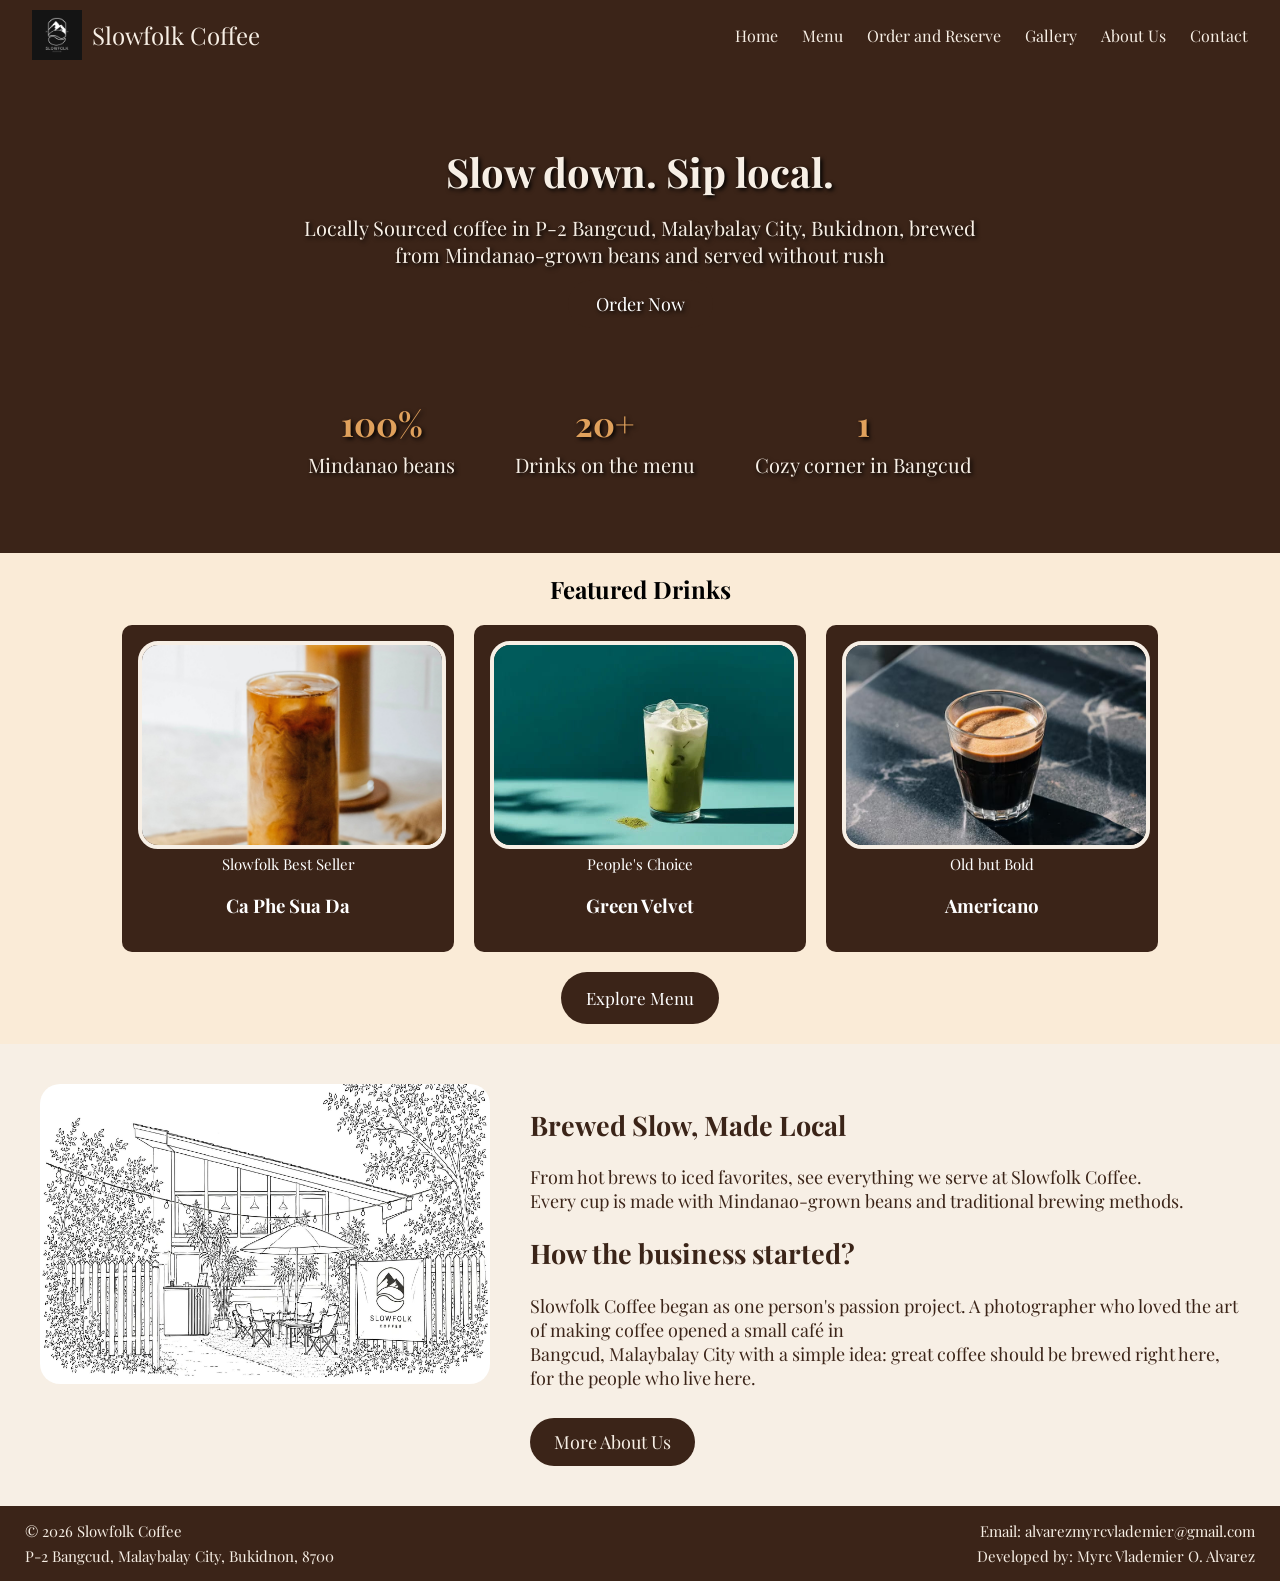
<file: index.html>
<!DOCTYPE html>
<html lang="en">
<head>
    <meta charset="UTF-8">
    <meta name="viewport" content="width=device-width, initial-scale=1">
    <title>Slowfolk Coffee | Specialty Coffee in Malaybalay</title>
    <meta name="description" content="Locally sourced Mindanao coffee in Bangcud, Malaybalay City.">
    <link rel="stylesheet" href="css/style.css">
    <link rel="preconnect" href="https://fonts.googleapis.com">
    <link rel="preconnect" href="https://fonts.gstatic.com" crossorigin>
    <link href="https://fonts.googleapis.com/css2?family=Playfair+Display:ital,wght@0,400..900;1,400..900&display=swap" rel="stylesheet">
    
</head>

<body>
    <header class="site-header">
        <a href="index.html" class="logo"><img src="images/logo1.jpg" alt="Slowfolk Coffee logo">Slowfolk Coffee</a>
        <nav>
            <ul class="nav-links">
                <li><a href="index.html">Home</a></li>
                <li><a href="menu.html" >Menu</a></li>
                <li><a href="order.html">Order and Reserve</a></li>
                <li><a href="gallery.html">Gallery</a></li>
                <li><a href="about.html">About Us</a></li>
                <li><a href="contact.html">Contact</a></li>
            </ul>
        </nav>
    </header>
    
    <main>
        <!----This Section is where a short tagline and location is seen.------>
        <section class="hero">
            <h1>Slow down. Sip local.</h1>
            <p>Locally Sourced coffee in P-2 Bangcud, Malaybalay City, Bukidnon, brewed<br>from Mindanao-grown beans and served without rush</p>
            <a href="order.html" class="order_btn">Order Now</a>

            <div class="stats">
                <div class="stat">
                    <h3>100%</h3>
                    <p>Mindanao beans</p>
                </div>
                <div class="stat">
                    <h3>20+</h3>
                    <p>Drinks on the menu</p>
                </div>
                <div class="stat">
                    <h3>1</h3>
                    <p>Cozy corner in Bangcud</p>
                </div>
            </div>
        </section>

        <!----This Section involves the best selling product lists currently available in slowfolk coffee shop------>
        <section class="featured">
            <h2>Featured Drinks</h2>

            <div class="card-grid">

                <article class="card">
                    <img src="images/cpsh.jpg" alt="Best selling Iced Caramel in Bukidnon">
                    <span class="tag">Slowfolk Best Seller</span>
                    
                    <a href="menu.html">
                    <h3 class="product_name">Ca Phe Sua Da</h3>
                    </a>
                </article>

                <article class="card">
                    <img src="images/gv.jpg" alt="People's Choice Matcha">
                    <span class="tag">People's Choice</span>

                     <a href="menu.html">
                    <h3 class="product_name">Green Velvet</h3>
                    </a>
                </article>

                <article class="card">
                    <img src="images/americano.jpg" alt="Classic Americano">
                    <span class="tag">Old but Bold</span>

                    <a href="menu.html">
                    <h3 class="product_name">Americano</h3>
                    </a>
                </article>
                
            </div>

            <div class="menu-btn-box">

             <a href="menu.html" class="menu_btn">Explore Menu</a>

            </div>

        </section>

        <!----This Section is where a short history and description about  what the business is; A local coffee shop made for the locals and the people.------>
        <section class="description-section">

            <img src="images/hero.jpg" alt="beginning" class="coffee-place" title="Easter Egg">

            <div class="description-content">
                <h2>Brewed Slow, Made Local</h2>
                
                <p>From hot brews to iced favorites, see everything we serve at Slowfolk Coffee.<br> Every cup is made with Mindanao-grown beans and traditional brewing methods.</p>

                <h2>How the business started?</h2>

                <p>Slowfolk Coffee began as one person's passion project. A photographer who loved the art of making coffee opened a small café in<br> Bangcud, Malaybalay City
                    with a simple idea: great coffee should be brewed right here, for the people who live here.</p>

                 <a href="about.html" class="story-btn">More About Us</a>
                 
            </div>

            

        </section>
        
    </main>
    
    <footer class="site-footer">

        <div class="left-description">
        <p>© 2026 Slowfolk Coffee</p>
        <p>P-2 Bangcud, Malaybalay City, Bukidnon, 8700</p>
        </div>

        <div class="right-description">
        <p >Email: alvarezmyrcvlademier@gmail.com</p>
        <p >Developed by: Myrc Vlademier O. Alvarez</p>
        </div>

        
    </footer>
</body>
</html>
</file>
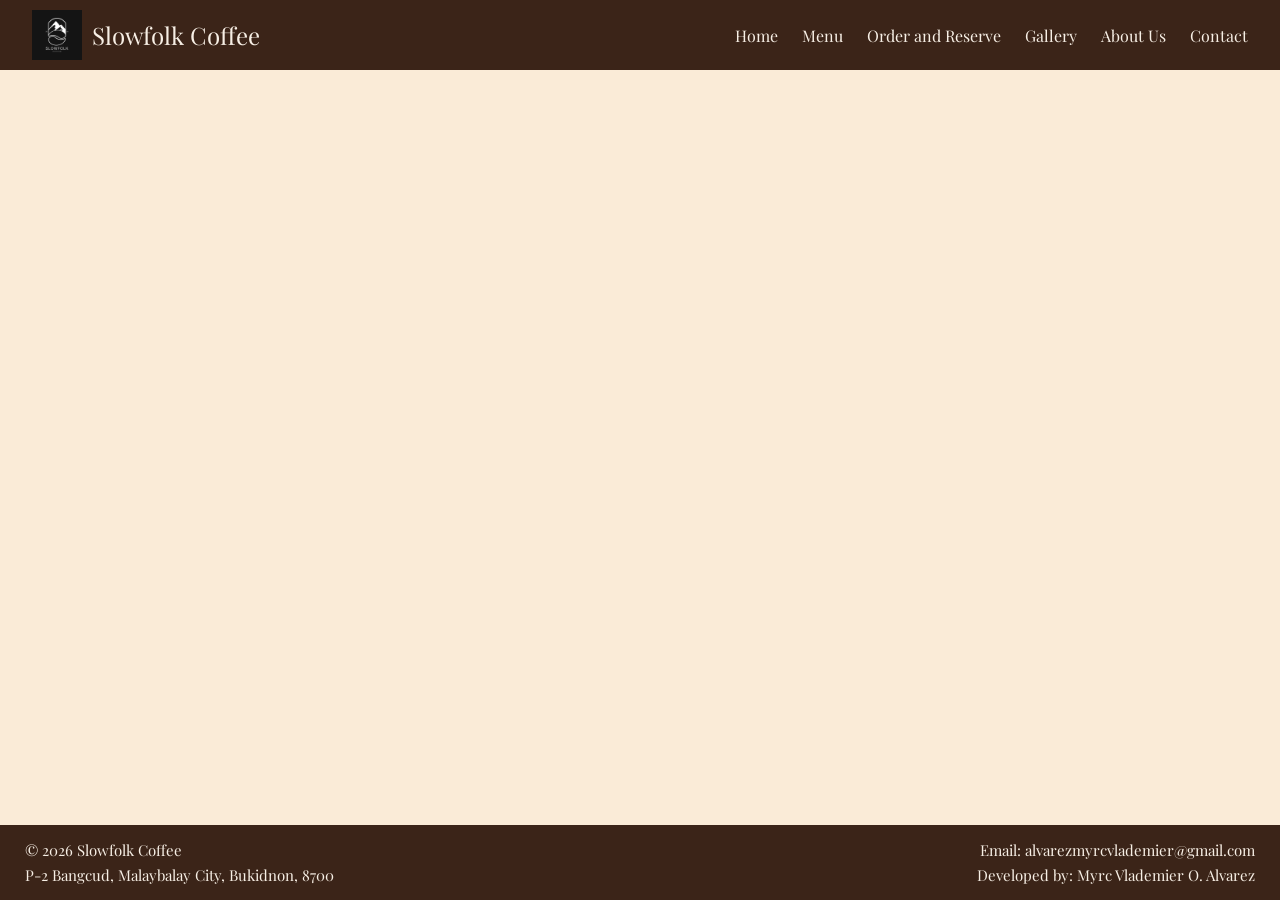
<file: about.html>
<!DOCTYPE html>
<html lang="en">
<head>
    <meta charset="UTF-8">
    <meta name="viewport" content="width=device-width, initial-scale=1">
    <title>About us | Slowfolk Coffee</title>
    <meta name="description" content="Locally sourced Mindanao coffee in Bangcud, Malaybalay City.">
    <link rel="stylesheet" href="css/style.css">
    <link rel="preconnect" href="https://fonts.googleapis.com">
    <link rel="preconnect" href="https://fonts.gstatic.com" crossorigin>
    <link href="https://fonts.googleapis.com/css2?family=Playfair+Display:ital,wght@0,400..900;1,400..900&display=swap" rel="stylesheet">
    
</head>

<body>
    <header class="site-header">
        <a href="index.html" class="logo"><img src="images/logo1.jpg" alt="Slowfolk Coffee logo">Slowfolk Coffee</a>
        <nav>
            <ul class="nav-links">
                <li><a href="index.html">Home</a></li>
                <li><a href="menu.html" >Menu</a></li>
                <li><a href="order.html">Order and Reserve</a></li>
                <li><a href="gallery.html">Gallery</a></li>
                <li><a href="about.html">About Us</a></li>
                <li><a href="contact.html">Contact</a></li>
            </ul>
        </nav>
    </header>
    
    <main>
        
    </main>
    
    <footer class="site-footer">

        <div class="left-description">
        <p>© 2026 Slowfolk Coffee</p>
        <p>P-2 Bangcud, Malaybalay City, Bukidnon, 8700</p>
        </div>

        <div class="right-description">
        <p >Email: alvarezmyrcvlademier@gmail.com</p>
        <p >Developed by: Myrc Vlademier O. Alvarez</p>
        </div>

        
    </footer>
</body>
</html>
</file>
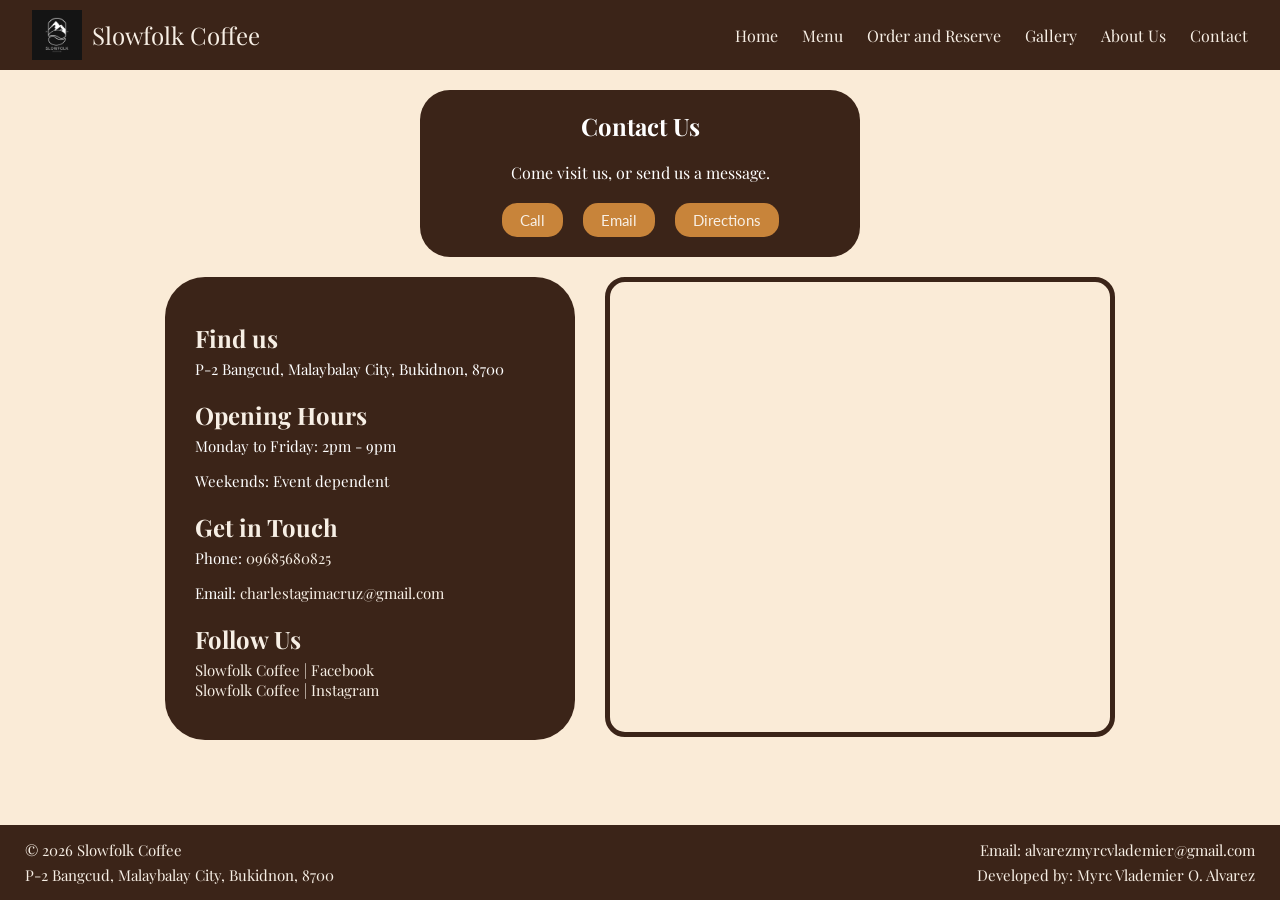
<file: contact.html>
<!DOCTYPE html>
<html lang="en">
<head>
    <meta charset="UTF-8">
    <meta name="viewport" content="width=device-width, initial-scale=1">
    <title>Contact | Slowfolk Coffee</title>
    <meta name="description" content="Locally sourced Mindanao coffee in Bangcud, Malaybalay City.">
    <link rel="stylesheet" href="css/style.css">
    <link rel="preconnect" href="https://fonts.googleapis.com">
    <link rel="preconnect" href="https://fonts.gstatic.com" crossorigin>
    <link href="https://fonts.googleapis.com/css2?family=Playfair+Display:ital,wght@0,400..900;1,400..900&display=swap" rel="stylesheet">

    <link rel="preconnect" href="https://fonts.googleapis.com">
    <link rel="preconnect" href="https://fonts.gstatic.com" crossorigin>
    <link href="https://fonts.googleapis.com/css2?family=Lato:ital,wght@0,100;0,300;0,400;0,700;0,900;1,100;1,300;1,400;1,700;1,900&family=Playfair+Display:ital,wght@0,400..900;1,400..900&display=swap" rel="stylesheet">
    
    
</head>

<body>
    <header class="site-header">
        <a href="index.html" class="logo"><img src="images/logo1.jpg" alt="Slowfolk Coffee logo">Slowfolk Coffee</a>
        <nav>
            <ul class="nav-links">
                <li><a href="index.html">Home</a></li>
                <li><a href="menu.html" >Menu</a></li>
                <li><a href="order.html">Order and Reserve</a></li>
                <li><a href="gallery.html">Gallery</a></li>
                <li><a href="about.html">About Us</a></li>
                <li><a href="contact.html">Contact</a></li>
            </ul>
        </nav>
    </header>
    
    <main>
        <section class="contact-title">
            <h1> Contact  Us</h1>
            <p class="contact-paragraph">Come visit us, or send us a message.</p>

            <div class="quick-actions">

                <a href="tel:+639685680825"><i class="fa-solid fa-phone"></i> Call</a>
                <a href="mailto:charlestagimacruz@gmail.com"><i class="fa-solid fa-envelope"></i> Email</a>
                <a href="https://maps.google.com/?q=Slowfolk+Coffee+Bangcud+Malaybalay" target="_blank">Directions</a>

            </div>

        </section>

        <section class="contact-section">

            <div class="contact-info">
                <h2>Find us</h2>
                <p>P-2 Bangcud, Malaybalay City, Bukidnon, 8700</p>

                <h2>Opening Hours</h2>
                <p>Monday to Friday: 2pm - 9pm</p>
                <p>Weekends: Event dependent</p>

                <h2>Get in Touch</h2>
                <p>Phone: <a href="tel: +639685680825" class="contact-links">09685680825</a></p>
                <p>Email: <a href="mailto:charlestagimacruz@gmail.com" class="contact-links">charlestagimacruz@gmail.com</a></p>

                <h2>Follow Us</h2>
                <p>
                    <a href="https://www.facebook.com/profile.php?id=61587809291938" class="contact-link">Slowfolk Coffee | Facebook</a><br>
                    <a href="https://www.instagram.com/slowfolk.coffee?evlk=MTg1cTRpY3RtYjl1OQ==" class="contact-link">Slowfolk Coffee | Instagram</a>
                </p>

            </div>

            <iframe src="https://www.google.com/maps/embed?pb=!1m18!1m12!1m3!1d3951.061797797933!2d125.13256607593401!3d7.992555404349069!2m3!1f0!2f0!3f0!3m2!1i1024!2i768!4f13.1!3m3!1m2!1s0x32ff03006a68219f%3A0x67edddb9f6a03ce6!2sSlowfolk%20Coffee!5e0!3m2!1sen!2sph!4v1795611008110!5m2!1sen!2sph"
            title="Map of Slowfolk Coffee"
            loading="lazy"
            class="contact-map">

            </iframe>


        </section>
            
    </main>
    
    <footer class="site-footer">

        <div class="left-description">
        <p>© 2026 Slowfolk Coffee</p>
        <p>P-2 Bangcud, Malaybalay City, Bukidnon, 8700</p>
        </div>

        <div class="right-description">
        <p >Email: alvarezmyrcvlademier@gmail.com</p>
        <p >Developed by: Myrc Vlademier O. Alvarez</p>
        </div>

        
    </footer>
</body>
</html>
</file>
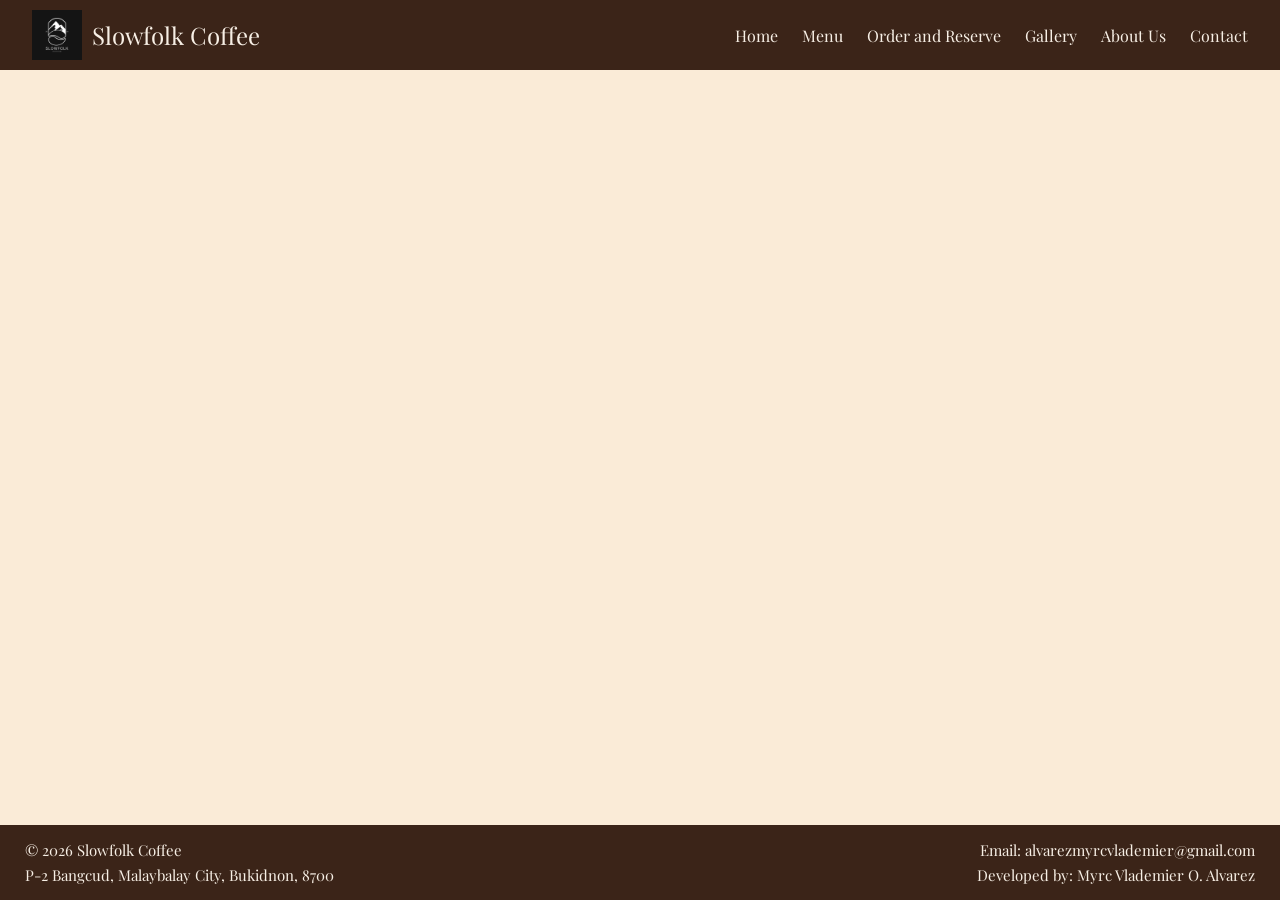
<file: gallery.html>
<!DOCTYPE html>
<html lang="en">
<head>
    <meta charset="UTF-8">
    <meta name="viewport" content="width=device-width, initial-scale=1">
    <title>Gallery | Slowfolk Coffee</title>
    <meta name="description" content="Locally sourced Mindanao coffee in Bangcud, Malaybalay City.">
    <link rel="stylesheet" href="css/style.css">
    <link rel="preconnect" href="https://fonts.googleapis.com">
    <link rel="preconnect" href="https://fonts.gstatic.com" crossorigin>
    <link href="https://fonts.googleapis.com/css2?family=Playfair+Display:ital,wght@0,400..900;1,400..900&display=swap" rel="stylesheet">
    
</head>

<body>
    <header class="site-header">
        <a href="index.html" class="logo"><img src="images/logo1.jpg" alt="Slowfolk Coffee logo">Slowfolk Coffee</a>
        <nav>
            <ul class="nav-links">
                <li><a href="index.html">Home</a></li>
                <li><a href="menu.html" >Menu</a></li>
                <li><a href="order.html">Order and Reserve</a></li>
                <li><a href="gallery.html">Gallery</a></li>
                <li><a href="about.html">About Us</a></li>
                <li><a href="contact.html">Contact</a></li>
            </ul>
        </nav>
    </header>
    
    <main>
        
    </main>
    
    <footer class="site-footer">

        <div class="left-description">
        <p>© 2026 Slowfolk Coffee</p>
        <p>P-2 Bangcud, Malaybalay City, Bukidnon, 8700</p>
        </div>

        <div class="right-description">
        <p >Email: alvarezmyrcvlademier@gmail.com</p>
        <p >Developed by: Myrc Vlademier O. Alvarez</p>
        </div>

        
    </footer>
</body>
</html>
</file>
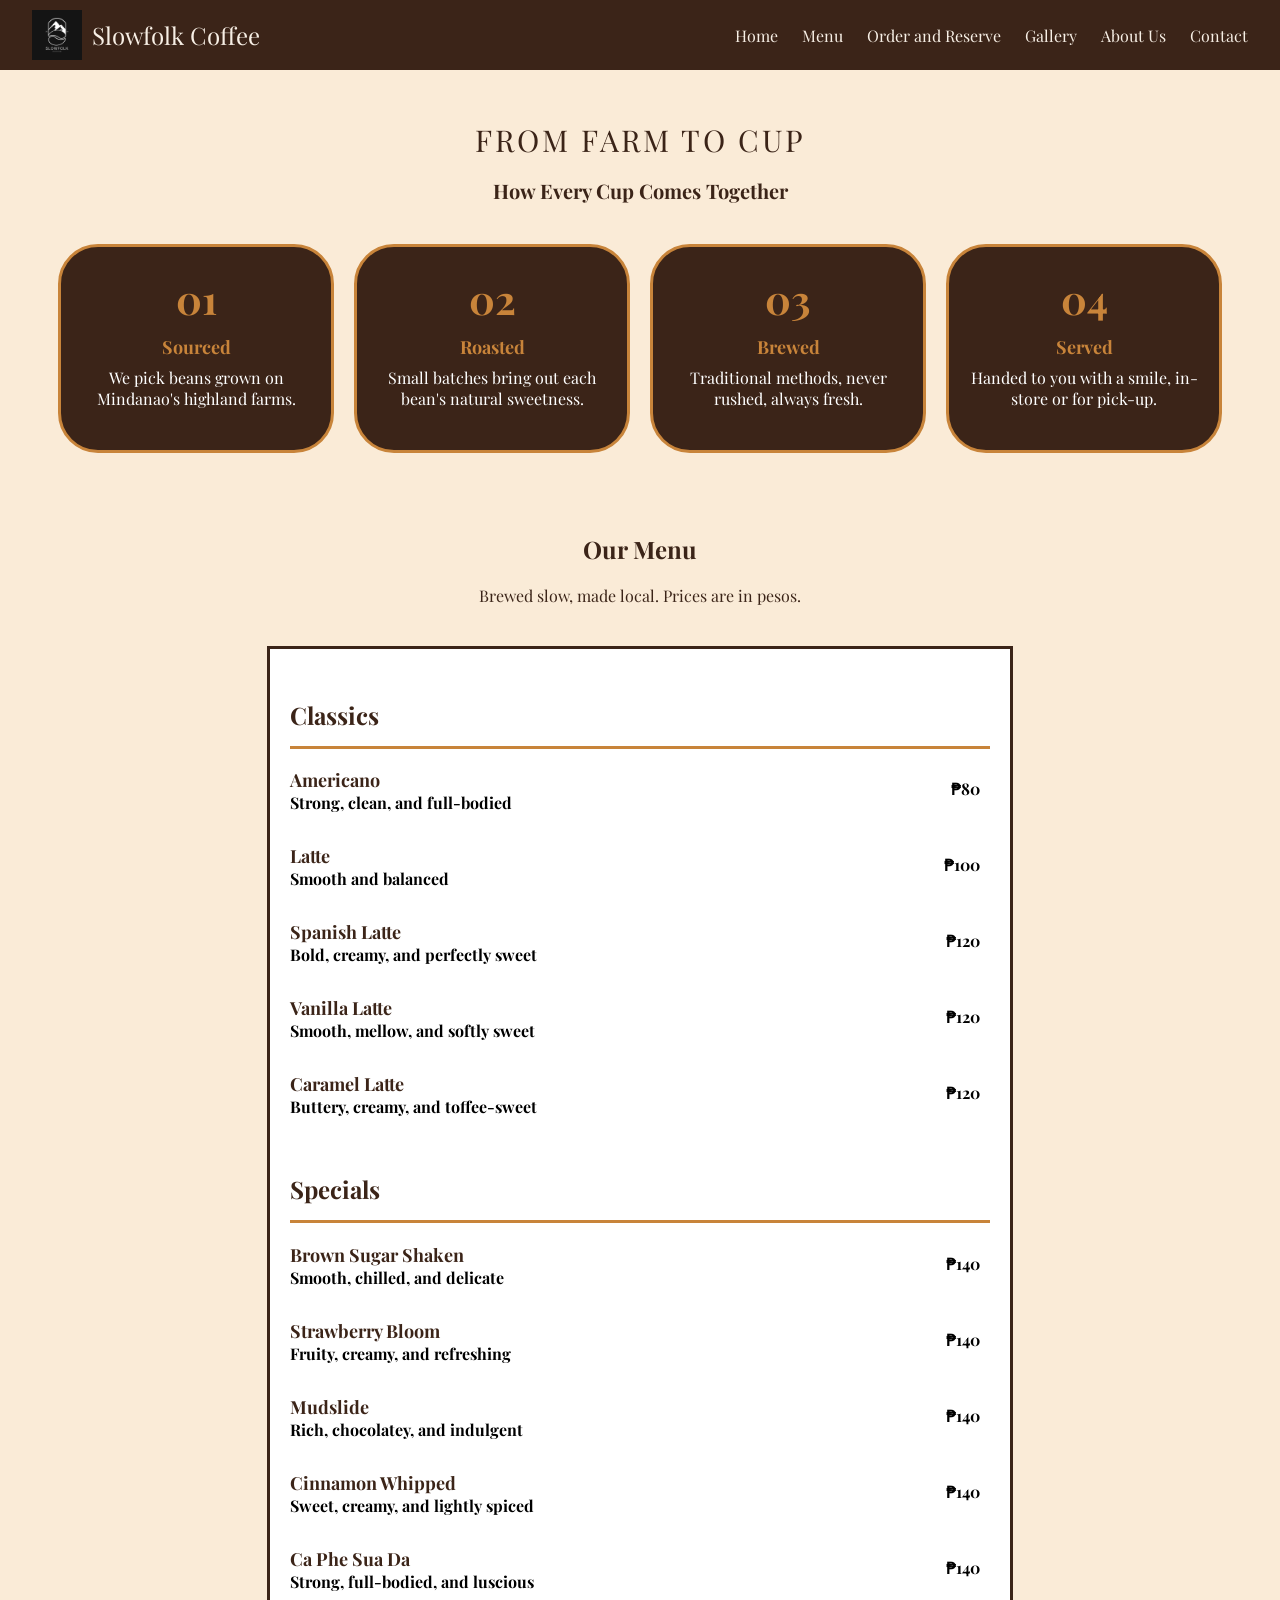
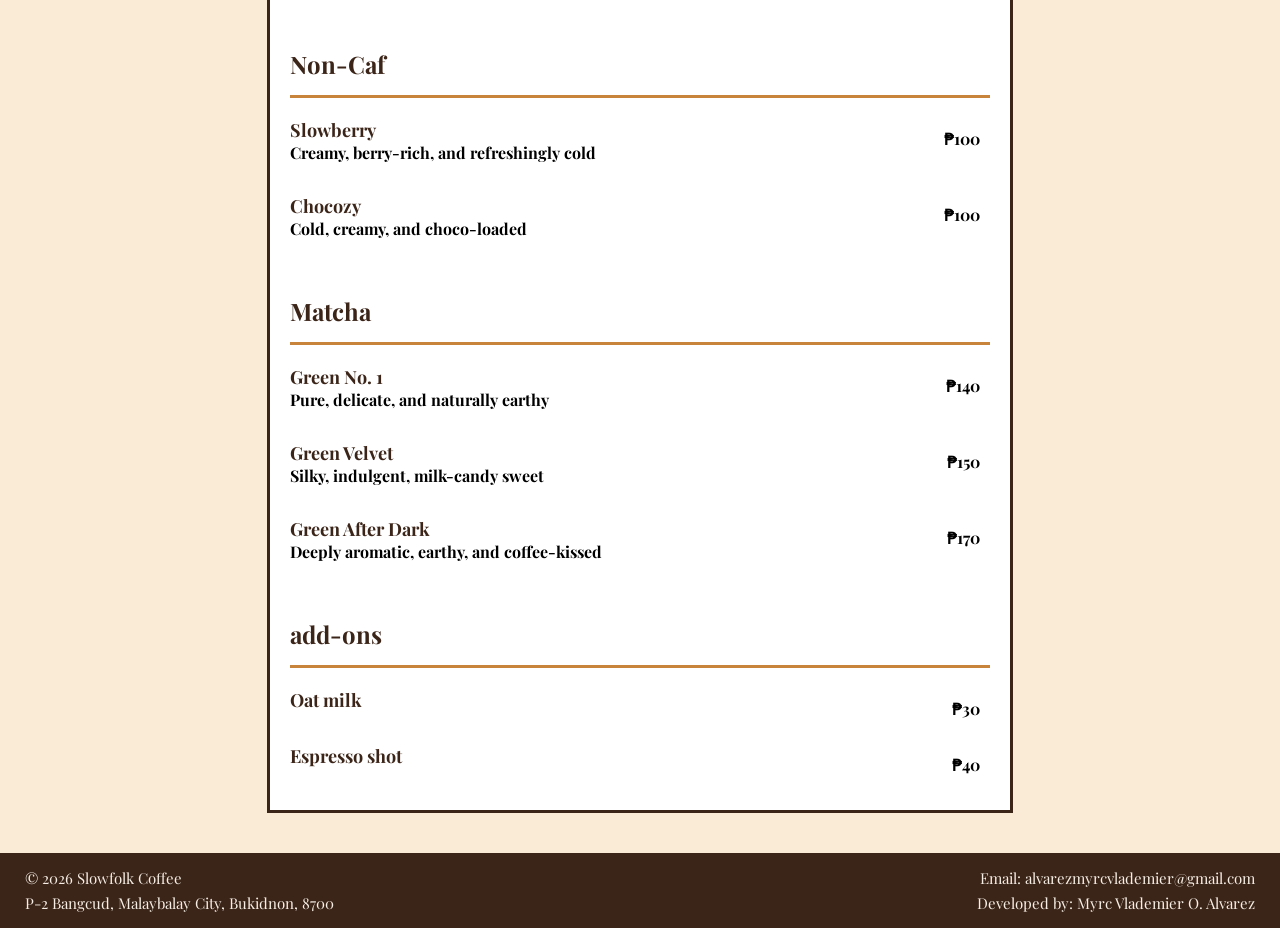
<file: menu.html>
<!DOCTYPE html>
<html lang="en">
<head>
    <meta charset="UTF-8">
    <meta name="viewport" content="width=device-width, initial-scale=1">
    <title>Menu | Slowfolk Coffee</title>
    <meta name="description" content="Locally sourced Mindanao coffee in Bangcud, Malaybalay City.">
    <link rel="stylesheet" href="css/style.css">
    <link rel="preconnect" href="https://fonts.googleapis.com">
    <link rel="preconnect" href="https://fonts.gstatic.com" crossorigin>
    <link href="https://fonts.googleapis.com/css2?family=Playfair+Display:ital,wght@0,400..900;1,400..900&display=swap" rel="stylesheet">

    <link rel="preconnect" href="https://fonts.googleapis.com">
    <link rel="preconnect" href="https://fonts.gstatic.com" crossorigin>
    <link href="https://fonts.googleapis.com/css2?family=Lato:ital,wght@0,100;0,300;0,400;0,700;0,900;1,100;1,300;1,400;1,700;1,900&family=Playfair+Display:ital,wght@0,400..900;1,400..900&display=swap" rel="stylesheet">
    
    
</head>

<body>
    <header class="site-header">
        <a href="index.html" class="logo"><img src="images/logo1.jpg" alt="Slowfolk Coffee logo">Slowfolk Coffee</a>
        <nav>
            <ul class="nav-links">
                <li><a href="index.html">Home</a></li>
                <li><a href="menu.html" >Menu</a></li>
                <li><a href="order.html">Order and Reserve</a></li>
                <li><a href="gallery.html">Gallery</a></li>
                <li><a href="about.html">About Us</a></li>
                <li><a href="contact.html">Contact</a></li>
            </ul>
        </nav>
    </header>
    
    <main>

        <!-- Process: farm to cup -->
        <section class="process">

                <p class="small-title">From Farm to Cup</p>
                <h2>How Every Cup Comes Together</h2>
            
            <div class="steps">

                <div class="step">
                    <h3>01</h3>
                    <h4>Sourced</h4>
                    <p>We pick beans grown on Mindanao's highland farms.</p>
                </div>

                <div class="step">
                    <h3>02</h3>
                    <h4>Roasted</h4>
                    <p>Small batches bring out each bean's natural sweetness.</p>
                </div>

                <div class="step">
                    <h3>03</h3>
                    <h4>Brewed</h4>
                    <p>Traditional methods, never rushed, always fresh.</p>
                </div>

                <div class="step">
                    <h3>04</h3>
                    <h4>Served</h4>
                    <p>Handed to you with a smile, in-store or for pick-up.</p>
                </div>

            </div>

        </section>
        
        <section class="page-title">
            <h1>Our Menu</h1>
            <p class="menu-paragraph">Brewed slow, made local. Prices are in pesos.</p>
        </section>



        <section class="menu-section">
            
            <!---CLASSICS MENU PART-->

            <h2 class="menu-category">Classics</h2>

            <div class="menu-items">

                <div>

                    <h3>Americano</h3>
                    <p><strong>Strong, clean, and full-bodied</strong></p>
                    
                </div>

                <span class="menu-price">₱80</span>

            </div>

            <div class="menu-items">

                <div>

                    <h3>Latte</h3>
                    <p><strong>Smooth and balanced</strong></p>

                </div>

                <span class="menu-price">₱100</span>

            </div>

            <div class="menu-items">

                <div>

                    <h3>Spanish Latte</h3>
                    <p><strong>Bold, creamy, and perfectly sweet</strong></p>

                </div>

                <span class="menu-price">₱120</span>

            </div>

            <div class="menu-items">

                <div>

                    <h3>Vanilla Latte</h3>
                    <p><strong>Smooth, mellow, and softly sweet</strong></p>

                </div>

                <span class="menu-price">₱120</span>

            </div>

            <div class="menu-items">

                <div>

                    <h3>Caramel Latte</h3>
                    <p><strong>Buttery, creamy, and toffee-sweet</strong></p>

                </div>

                <span class="menu-price">₱120</span>

            </div>

            <!---SPECIALS MENU PART-->

            <h2 class="menu-category">Specials</h2>

            <div class="menu-items">

                <div>

                    <h3>Brown Sugar Shaken</h3>
                    <p><strong>Smooth, chilled, and delicate</strong></p>
                    
                </div>

                <span class="menu-price">₱140</span>

            </div>

            <div class="menu-items">

                <div>

                    <h3>Strawberry Bloom</h3>
                    <p><strong>Fruity, creamy, and refreshing</strong></p>

                </div>

                <span class="menu-price">₱140</span>

            </div>

            <div class="menu-items">

                <div>

                    <h3>Mudslide</h3>
                    <p><strong>Rich, chocolatey, and indulgent</strong></p>

                </div>

                <span class="menu-price">₱140</span>

            </div>

            <div class="menu-items">

                <div>

                    <h3>Cinnamon Whipped</h3>
                    <p><strong>Sweet, creamy, and lightly spiced</strong></p>

                </div>

                <span class="menu-price">₱140</span>

            </div>

            <div class="menu-items">

                <div>

                    <h3>Ca Phe Sua Da</h3>
                    <p><strong>Strong, full-bodied, and luscious</strong></p>

                </div>

                <span class="menu-price">₱140</span>

            </div>

            <!---NON-CAF MENU PART-->
            <h2 class="menu-category">Non-Caf</h2>

            <div class="menu-items">

                <div>

                    <h3>Slowberry</h3>
                    <p><strong>Creamy, berry-rich, and refreshingly cold</strong></p>
                    
                </div>

                <span class="menu-price">₱100</span>

            </div>

            <div class="menu-items">

                <div>

                    <h3>Chocozy</h3>
                    <p><strong>Cold, creamy, and choco-loaded</strong></p>

                </div>

                <span class="menu-price">₱100</span>

            </div>

             <!---Matcha MENU PART-->

            <h2 class="menu-category">Matcha</h2>

            <div class="menu-items">

                <div>

                    <h3>Green No. 1</h3>
                    <p><strong>Pure, delicate, and naturally earthy</strong></p>
                    
                </div>

                <span class="menu-price">₱140</span>

            </div>

            <div class="menu-items">

                <div>

                    <h3>Green Velvet</h3>
                    <p><strong>Silky, indulgent, milk-candy sweet</strong></p>

                </div>

                <span class="menu-price">₱150</span>

            </div>

            <div class="menu-items">

                <div>

                    <h3>Green After Dark</h3>
                    <p><strong>Deeply aromatic, earthy, and coffee-kissed</strong></p>

                </div>

                <span class="menu-price">₱170</span>

            </div>

            <!---add-ons MENU PART-->

            <h2 class="menu-category">add-ons</h2>

            <div class="menu-items">

                <div>

                    <h3>Oat milk</h3>
                    
                </div>

                <span class="menu-price">₱30</span>

            </div>

            <div class="menu-items">

                <div>

                    <h3>Espresso shot</h3>

                </div>

                <span class="menu-price">₱40</span>

            </div>

        </section>
        
    </main>
    
    <footer class="site-footer">

        <div class="left-description">
        <p>© 2026 Slowfolk Coffee</p>
        <p>P-2 Bangcud, Malaybalay City, Bukidnon, 8700</p>
        </div>

        <div class="right-description">
        <p >Email: alvarezmyrcvlademier@gmail.com</p>
        <p >Developed by: Myrc Vlademier O. Alvarez</p>
        </div>

        
    </footer>
</body>
</html>
</file>
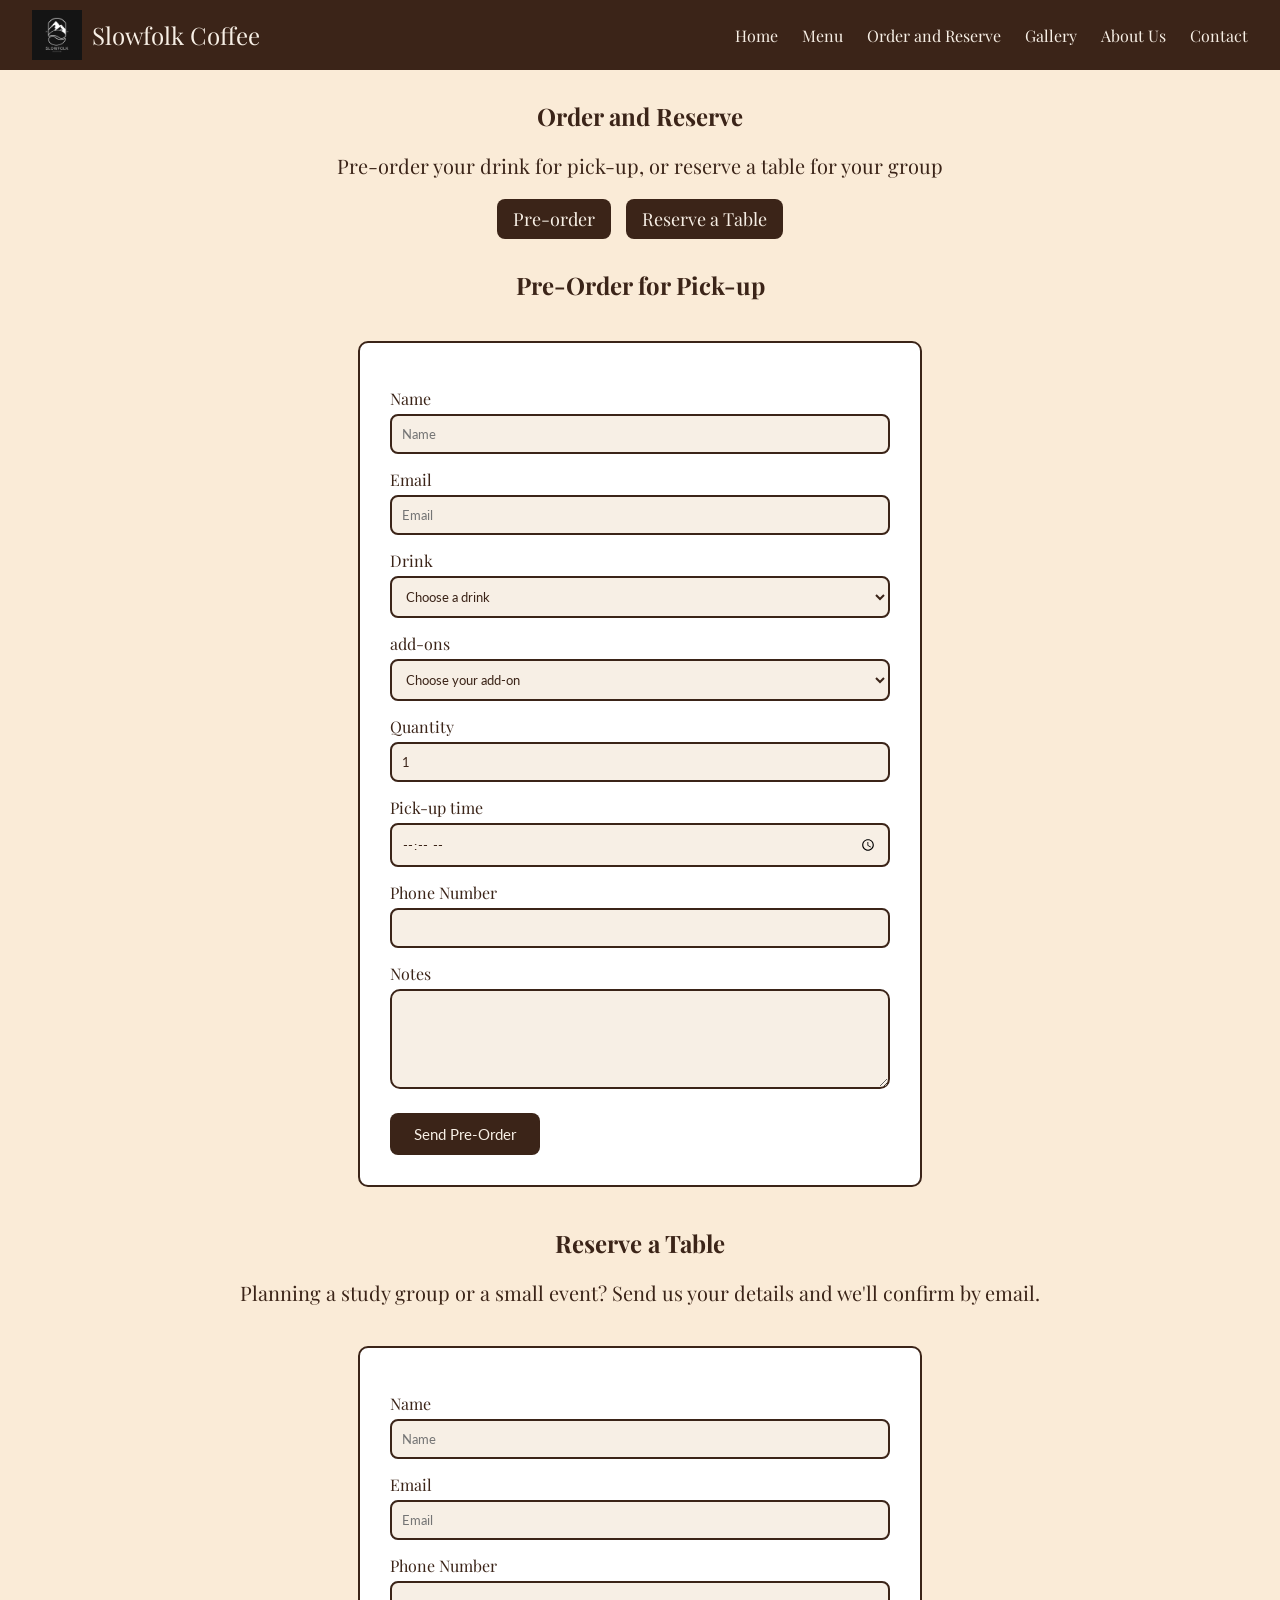
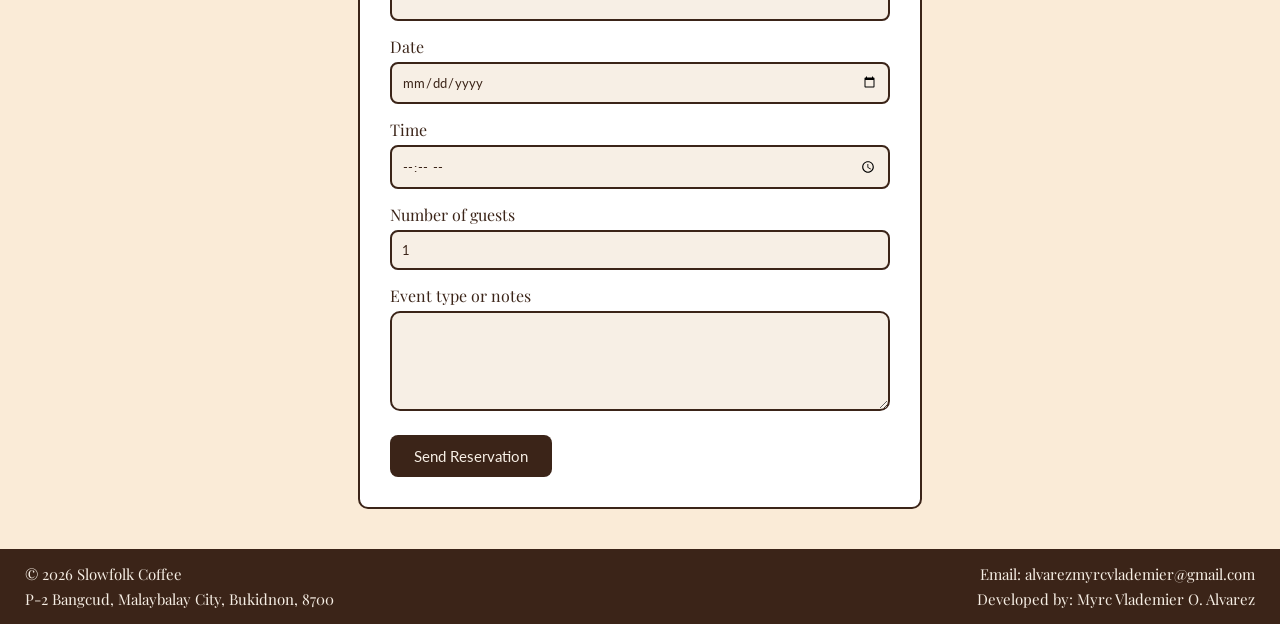
<file: order.html>
<!DOCTYPE html>
<html lang="en">
<head>
    <meta charset="UTF-8">
    <meta name="viewport" content="width=device-width, initial-scale=1">
    <title>Order and Reserve | Slowfolk Coffee</title>
    <meta name="description" content="Locally sourced Mindanao coffee in Bangcud, Malaybalay City.">

    <link rel="stylesheet" href="css/style.css">
    <link rel="preconnect" href="https://fonts.googleapis.com">
    <link rel="preconnect" href="https://fonts.gstatic.com" crossorigin>
    <link href="https://fonts.googleapis.com/css2?family=Playfair+Display:ital,wght@0,400..900;1,400..900&display=swap" rel="stylesheet">

    <link rel="preconnect" href="https://fonts.googleapis.com">
    <link rel="preconnect" href="https://fonts.gstatic.com" crossorigin>
    <link href="https://fonts.googleapis.com/css2?family=Lato:ital,wght@0,100;0,300;0,400;0,700;0,900;1,100;1,300;1,400;1,700;1,900&family=Playfair+Display:ital,wght@0,400..900;1,400..900&display=swap" rel="stylesheet">
    
</head>

<body>
    <header class="site-header">
        <a href="index.html" class="logo"><img src="images/logo1.jpg" alt="Slowfolk Coffee logo">Slowfolk Coffee</a>
        <nav>
            <ul class="nav-links">
                <li><a href="index.html">Home</a></li>
                <li><a href="menu.html" >Menu</a></li>
                <li><a href="order.html">Order and Reserve</a></li>
                <li><a href="gallery.html">Gallery</a></li>
                <li><a href="about.html">About Us</a></li>
                <li><a href="contact.html">Contact</a></li>
            </ul>
        </nav>
    </header>
    
    <main>

        <section class="page-title">

            <h1>Order and Reserve</h1>
            <p class="page-paragraph">Pre-order your drink for pick-up, or reserve a table for your group</p>
            <p class="form-links" ><a href="#preorder">Pre-order</a> <a href="#reserve">Reserve a Table</a></p>

        </section>

        <section class="page-title">

            <h2>Pre-Order for Pick-up</h2>

        </section>


        <form class="order-form" action="https://api.web3forms.com/submit" method ="POST" id="preorder">

            <input type="hidden" name="access_key" value="4f1fb3a9-5d27-4991-941b-31b1b4a7db70">
            <input type="hidden" name="subject" value="Pre-order from Slowfolk Coffee">

            <label for="name">Name</label>
            <input type="text" id="name" name="name" class="input-forms" placeholder="Name" required >

            <label for="email">Email</label> 
            <input type="email" id="email" name="email" class="input-forms" placeholder="Email" required>

            <label for="drink">Drink</label>
            <select id="drink" name="drink" class="input-forms" required>

                <option value="">Choose a drink</option>

                <optgroup label="Classics">
                <option>Americano --- ₱80</option>
                <option>Latte --- ₱100</option>
                <option>Spanish Latte --- ₱120</option>
                <option>Vanilla Latte --- ₱120</option>
                <option>Caramel Latte --- ₱120</option>
                </optgroup>

                <optgroup label="Specials">
                <option>Brown Sugar Shaken --- ₱140</option>
                <option>Strawberry Bloom --- ₱140</option>
                <option>Mudslide --- ₱140</option>
                <option>Cinnamon Whipped --- ₱140</option>
                <option>Ca Phe Sua Da --- ₱140</option>
                </optgroup>

                <optgroup label="Non-Caf">
                <option>Slowberry --- ₱100</option>
                <option>Chocozy --- ₱100</option>
                </optgroup>

                <optgroup label="Matcha">
                <option>Green No.1 --- ₱140</option>
                <option>Green Velvet --- ₱150</option>
                <option>Green After Dark --- ₱170</option>
                </optgroup>

            </select>

            <label for="drink">add-ons</label>
            <select id="add" name="add" class="input-forms">

                <option value="">Choose your add-on</option>
                <option>No add-on</option>
                <option>Oat Milk --- ₱30</option>
                <option>Espresso shot --- ₱40</option>
        
                </optgroup>
            
            </select>

            <label for="quantity"> Quantity</label>
            <input type="number" id="quantity" name="quantity" class="input-forms" min="1" value="1" required>

            <label for="pickup">Pick-up time</label>
            <input type="time" id="pickup" name="pickup-time" class="input-forms" required>

            <label for="phone">Phone Number</label>
            <input type="tel" id="phone" name="phone" class="input-forms">

            
            <label for="message">Notes</label>

            <div>
                <textarea id="message" name="message" class="order-notes"></textarea>

                <button type="submit" class="send-btn">Send Pre-Order</button>

            </div>

        </form>

        <section class="page-title" id="reserve">

            <h2>Reserve a Table</h2>
            <p class="page-paragraph">Planning a study group or a small event? Send us your details and we'll confirm by email.</p>

        </section>

        <form class="order-form" action="https://api.web3forms.com/submit" method="POST">

            <input type="hidden" name="access_key" value="4f1fb3a9-5d27-4991-941b-31b1b4a7db70">
            <input type="hidden" name="subject" value="Reservation from Slowfolk Coffee">

            <label for="res-name">Name</label>
            <input type="text" id="res-name" name="name" class="input-forms" placeholder="Name" required>

            <label for="res-email">Email</label>
            <input type="email" id="res-email" name="email" class="input-forms" placeholder="Email" required>

            <label for="res-phone">Phone Number</label>
            <input type="tel" id="res-phone" name="phone" class="input-forms">

            <label for="res-date">Date</label>
            <input type="date" id="res-date" name="date" class="input-forms" required>

            <label for="res-time">Time</label>
            <input type="time" id="res-time" name="time" class="input-forms" required>

            <label for="res-guests">Number of guests</label>
            <input type="number" id="res-guests" name="guests" class="input-forms" min="1" value="1" required>

            <label for="res-notes">Event type or notes</label>
            <div>
                <textarea id="res-notes" name="message" class="order-notes"></textarea>

                <button type="submit" class="send-btn">Send Reservation</button>
            </div>

        </form>
        
    </main>
    
    <footer class="site-footer">

        <div class="left-description">

        <p>© 2026 Slowfolk Coffee</p>
        <p>P-2 Bangcud, Malaybalay City, Bukidnon, 8700</p>

        </div>

        <div class="right-description">

        <p>Email: alvarezmyrcvlademier@gmail.com</p>
        <p>Developed by: Myrc Vlademier O. Alvarez</p>

        </div>

        
    </footer>
</body>
</html>
</file>
<file: css/style.css>
/* 
   COLOR PALETTE:
   Background Color: #FAEBD7
   Primary Color:   #3B2418 (Espresso Brown)
   Secondary Color: #F7EFE5 (Cream)
   Accent Color:    #C8843A (Caramel Gold)
   Background:      Warm Cream (#F7EFE5)
*/




/* Header section */

body {

    margin: 0;
    background-color: #FAEBD7;
    font-family: 'Playfair Display', serif; 
    display: flex;
    min-height: 100vh;
    flex-direction: column;
}

h1, p {
 margin-top: 0;
}

main {
    flex: 1;
}

a {
    text-decoration: none;
}

.site-header {
    display: flex;
    justify-content: space-between;
    align-items: center;
    height: 50px;
    padding: 10px 32px;
    background: #3B2418;
}

.logo {
    display: flex;
    align-items: center;
    gap: 10px;
    font-family: 'Playfair Display', serif;
    font-size: 24px;
    color: #F7EFE5;
}

.logo img {
    height: 50px;
}


.nav-links {
    display:flex;
    gap: 24px;
    list-style: none;
    margin: 0;
    padding: 0;
}

.nav-links a {
    color: #F7EFE5;
}

.nav-links a:hover {

    color: #C8843A;
}

/* Footer Seection */

.site-footer {
    
    background: #3B2418;
    color: #F7EFE5;
    display: flex;
    justify-content: space-between;
    align-items: center;
    padding: 10px 10px;
    margin-top: 0;
    bottom: 0;
    width: 100%;
    box-sizing: border-box;
}

.site-footer p {
    margin: 5px 0;
    padding: 0 15px;
    font-size: 15px;
}
.right-description {
    text-align: right;
}


/* Hero banner section */
.hero {

    background-color: #3B2418;
    background-size: cover;
    background-image: linear-gradient(#00000099),url("../images/background-body.jpg");
    background-position: center;
    color: #F7EFE5;
    text-align: center;
    text-shadow: 2px 2px 4px black;
    padding: 75px 30px;
    
}


.hero h1 {
    font-family: 'Playfair Display', serif;
    font-size: 40px;
    margin: 0 0 16px;
}

.hero p {
    font-size: 15px;
    font-family: 'Playfair Display', serif;
    font-size: 20px;
    margin-bottom: 24px;
}

.order_btn {
    background: #3B2418;
    color: #FFFFFF;
    font-size: 18px;
    padding: 12px 28px;
    margin: 5px;
    border: 2px;
    border-radius: 30px;
}

.order_btn:hover {

    background-color:#C8843A;
}

 .stats {
            display: flex;
            justify-content: center;
            gap: 60px;
            margin-top: 50px;
        }

        .stat h3 {
            font-size: 34px;
            color: #E0A15C;
            margin-bottom: 5px;
        }

        .stat p {
            margin: 0;
        }

/* Card - Article section */
.featured {
    text-align: center;
    color: black;
    margin-bottom: 20px;
}
.card-grid {
    display: flex;
    flex-wrap: wrap;
    margin-bottom: 20px;
    gap: 20px;
    justify-content: center;
}
.card {
    width: 300px;
    background: #3B2418;
    border-radius: 10px;
    padding: 16px;
    text-align: center;
    
}
.card:hover {
    background-color: #C8843A;
}

.card img {
    width: 100%;
    height: 200px;
    object-fit: cover;
    border: 4px solid ;
    border-radius: 20px;
    border-color: #F7EFE5;
}

.tag {
    font-family: 'Playfair Display', serif;
    font-size: 15px;
    margin-top: 10px;
    color: white;

}

.product_name {
    color: white;

}

.menu-btn-box {
    text-align: center;
    margin-top: 20px;
    margin-bottom: 0;
}
.menu_btn {
    display: inline-block;
    background: #3B2418;
    color: #FFFFFF;
    font-size: 17px;
    padding: 15px 25px;
    border-radius: 30px;
}


.menu_btn:hover {
    background-color: #C8843A;
    
}

/* Business Short history Section */



.description-section {
    display: flex;
    justify-content: center;
    gap: 40px;
    padding: 40px;
    font-family: 'Playfair Display', serif;
    background-color: #F7EFE5;
    color: #3B2418;
}

.coffee-place {
    width: 450px;
    height: 300px;
    border-radius: 20px;
}

.description-text {
    text-align: left;
    
}

.description-content {
    font-size: 18px;
    text-align: left;
}

.story-btn {
    display:inline-block;
    margin-top: 10px;
    background: #3B2418;
    color:#F7EFE5;
    padding: 12px 24px;
    border-radius: 30px;
}

.story-btn:hover {
    background-color:#C8843A;
    
}


/* order.html */

.page-title {
    text-align: center;
    margin-top: 30px;
    color: #3B2418;
    font-family: 'Playfair Display', serif;
    padding: 0;

}

.page-paragraph {
    color:#3B2418;
    font-size: 20px;
}

.form-links {
    display: flex;
    justify-content: center;
    gap: 15px;
}
.form-links a {
    color: #F7EFE5;
    background-color: #3B2418;
    font-size: 15px;
    font-size: 18px;
    padding: 8px 16px;
    border-radius: 8px;

}

.form-links a:hover {
    background-color: #C8843A;
}

.order-form {
    max-width: 500px;
    margin: 40px auto;
    padding: 30px;
    background: white;
    border-radius: 10px;
    border: #3B2418 solid 2px;
}


.order-form label {
    display: block;
    margin-top: 15px;
    color: #3B2418;
}
.input-forms {
    width: 100%;
    padding: 10px;
    margin-top: 5px;
    border: 2px solid #3B2418;
    background-color: #F7EFE5;
    border-radius: 8px;
    box-sizing: border-box;
    font-family: 'Lato', serif;
    color: #3B2418;
    

}

.order-notes{
    width: 100%;
    height: 100px;
    padding: 10px;
    margin-top: 5px;
    border: 2px solid #3B2418;
    border-radius: 10px;
    box-sizing: border-box;
    color: black;
    font-family: 'Lato', serif;
    background: #F7EFE5;
}
.send-btn {
    display: block;
    font-family: 'Lato', serif;
    margin-top: 20px;
    padding: 12px 24px;
    background: #3B2418;
    color:#F7EFE5;
    border: none;
    border-radius: 8px;
    font-size: 15px;
    cursor: pointer;
}

.send-btn:hover{
    background: #C8843A;
}

/* Menu.html file */


 /* Process  from farm to cup section*/


 
.small-title {
    color: #3B2418;
    font-family: 'PlayFair Display', serif;
    font-size: 30px;
    letter-spacing: 3px;
    text-transform: uppercase;
    margin-bottom: 8px;
}
.process {
    
    color: #3B2418;
    text-align: center;
    padding: 50px 20px;
    
}

.process h2 {
    font-size: 20px;
}

.steps {
    display: flex;
    justify-content: center;
    flex-wrap: wrap;
    gap: 20px;
    margin-top: 40px;
    
}

.step {
    color: white;
    width: 230px;
    border: 3px solid #C8843A;
    border-radius: 40px;
    padding: 25px 20px;
    background: #3B2418;
}

.step h3 {
    font-size: 40px;
    color: #C8843A;
    margin-top: 0;
    margin-bottom: 10px;
}

.step h4 {
    font-size: 18px;
    margin-top: 0;
    margin-bottom: 8px;
    color: #C8843A;
}

.menu-section {
    background-color: white;
    border: #3B2418 3px solid;
    max-width: 700px;
    margin: 40px auto;
    padding: 10px 20px;
}

.menu-category {
    color: #3B2418;
    border-bottom: 3px solid #C8843A;
    padding-bottom: 15px;
    margin-top: 40px;
}


.menu-items {
    display:flex;
    justify-content: space-between;
    margin-bottom: 15px;
}

.menu-items h3 {
    margin: 0;
    font-size: 18px;
    font-family: 'Playfair Display', serif;
    color: #3B2418
}

.menu-item p {
    margin: 0;
    font-family: 'Lato', serif;
    font-size: 14px;
}

.menu-price {
    font-weight: bold;
    padding: 10px;
    color: black;
}


/* contact.html file */


.contact-title {
    text-align: center;
    font-family: 'Playfair Display', serif;
    color: #FFFFFF;
    text-align: center;
    margin-top: 30px;
    max-width: 400px;
    margin: 20px auto;
    background-color: #3B2418;
    padding: 20px 20px;
    border-radius: 30px;
}


.quick-actions {
    display: flex;
    justify-content: center;
    gap: 20px;
    margin-top: 20px;
    font-family: 'Lato', serif;
    font-size: 15px;
}

.quick-actions a {
    padding: 8px 18px;
    background-color: #C8843A;
    color:#F7EFE5;
    border-radius: 15px;
}

.quick-actions a:hover {
    background-color: #F7EFE5;
    color:#C8843A;
}

.contact-section {
    font-family: 'PLayfair Display', serif;
    display: flex;
    flex-wrap: wrap;
    justify-content: center;
    gap: 30px;
    margin-top: 20px;
    
}

.contact-section p {
    font-size: 15px;
}


.contact-links {
    color: #F7EFE5;
}

.contact-links:hover {
    color:#C8843A;
}

.contact-info {
    background-color: #3B2418;
    border-radius: 40px;
    padding: 25px 30px;
    color:#FFFFFF;
    width: 350px;
}

.contact-info h2 {
    margin-bottom: 5px;
    color: #F7EFE5;
}

.contact-info p {
    margin-top: 0;
}

.contact-link {
    color: #F7EFE5;
}

.contact-link:hover {
    color: #C8843A;
}

.contact-map {
    width: 500px;
    height: 450px;
    border: 5px solid #3B2418;
    border-radius: 20px;
}



@media screen and (max-width: 768px) {

    /* Header: */
    .site-header {
        flex-direction: column;
        height: auto;
        gap: 10px;
    }

    .nav-links {
        flex-wrap: wrap;
        justify-content: center;
    }

    /* Footer */
    .site-footer {
        flex-direction: column;
        text-align: center;
    }

    .right-description {
        text-align: center;
    }

    /* Home: stacks image and text */
    .description-section {
        flex-direction: column;
        align-items: center;
    }

    .coffee-place {
        width: 100%;
        height: auto;
    }

    /* Contact*/
    .contact-info {
        width: 90%;
        box-sizing: border-box;
    }

    .contact-map {
        width: 90%;
        height: 300px;
    }
}
</file>
